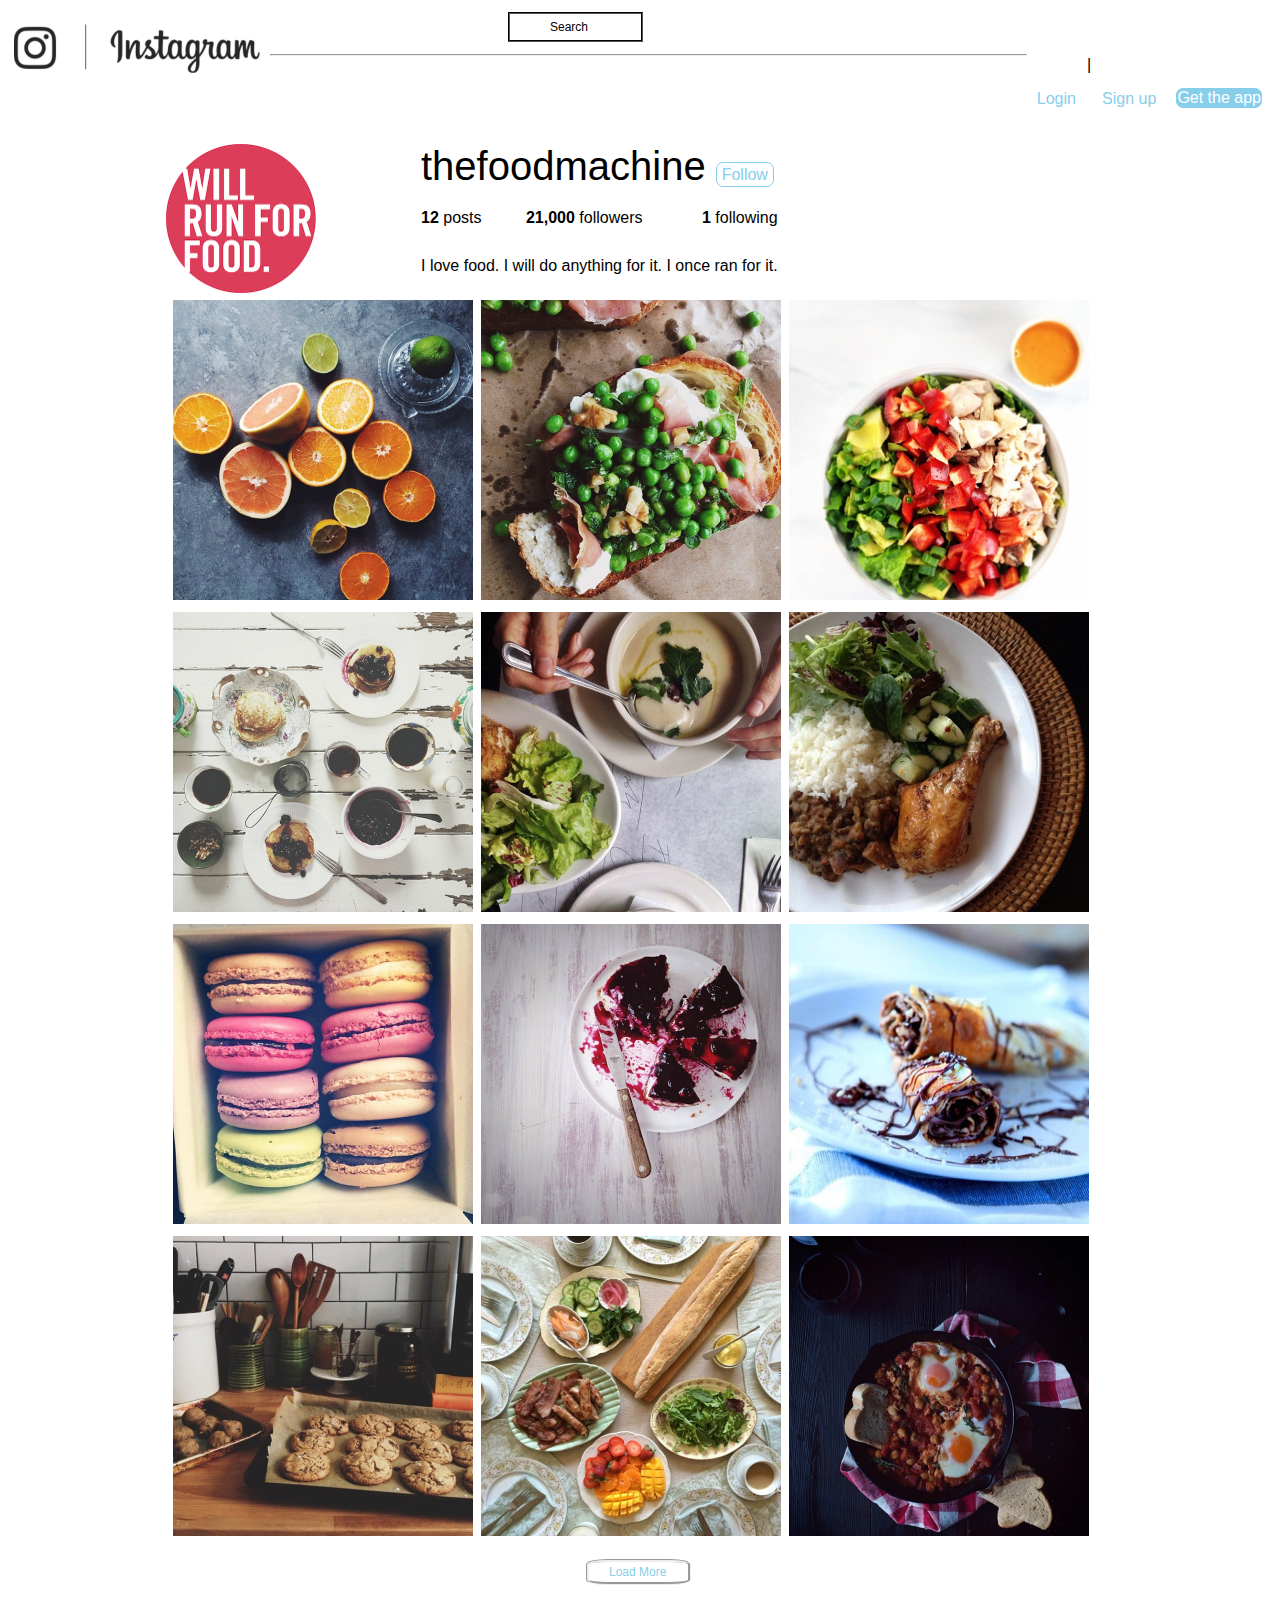
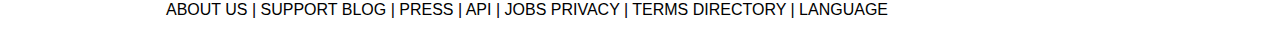
<file: Instagram/index.html>
<!DOCTYPE html>
<html>
<head> 
    <link rel="stylesheet" type="text/css" href="style.css">
    </head>
  <body>
<div id="top-bar">
    <img src="Images/main-logo.png" width="262" height="72" class="alignment" id="instagramlogo"> 
   <p id="search" class="alignment"> Search </p>
   <p class="colortext1" class="alignment" id="app"> Get the app </p>
   <p class="colortext" id="sign-up"> Sign up </p>
   <p id="line"> | </p>
    <p class="colortext" id="login"> Login </p> </div>
      <hr>
    <div style="display: block; float: left; width: 100%;">
    <div style="margin: auto; width: 75%;">
      
      <img src="Images/profile-image.png" width="150" height="149" id="icon">

         <div id="heading">
            <div style="display: inline-block; float: left; width: 100%;">
                <p id="username">thefoodmachine</p>  
                <p id="follow" class="colortext"> Follow </p>
            </div>
            <p class="bio" style="margin-top: 50px;"> 
                <span style="text-align:left;"><b>12</b> posts </span>   
                <span style="text-align:left; margin-left: 40px"><b>21,000</b> followers</span>
                <span style="float:right; text-align:right;"><b>1</b> following</span>
            </p>
            <p class="bio">I love food. I will do anything for it. I once ran for it.</p>
       </div>
   
    
    <table> 
        <tr> 
            <th><img src="Images/12.jpg" width="300" height="300"></th>
            <th><img src="Images/11.jpg" width="300" height="300"></th>
            <th><img src="Images/4.jpg" width="300" height="300"></th>
    </tr>
    <tr> 
        <td><img src="Images/2.jpg" width="300" height="300"> </td>
        <td><img src="Images/7.jpg" width="300" height="300"> </td>
        <td><img src="Images/9.jpg" width="300" height="300"> </td>
    </tr>
    <tr>
        <td><img src="Images/3.jpg" width="300" height="300"></td>
        <td><img src="Images/8.jpg" width="300" height="300"></td>
        <td><img src="Images/6.jpg" width="300" height="300"></td>
        
    <tr> 
        <td><img src="Images/1.jpg" width="300" height="300"> </td>
        <td><img src="Images/10.jpg" width="300" height="300"></td>
        <td><img src="Images/5.jpg" width="300" height="300"></td>
        </tr>
      </table> 
        
    <p class="colortext" id="loadmore"> Load More </p>
            <p> ABOUT US | SUPPORT BLOG |  PRESS | API | JOBS PRIVACY | TERMS  DIRECTORY | LANGUAGE </p>
      
    
    </body>  
</html>
</file>
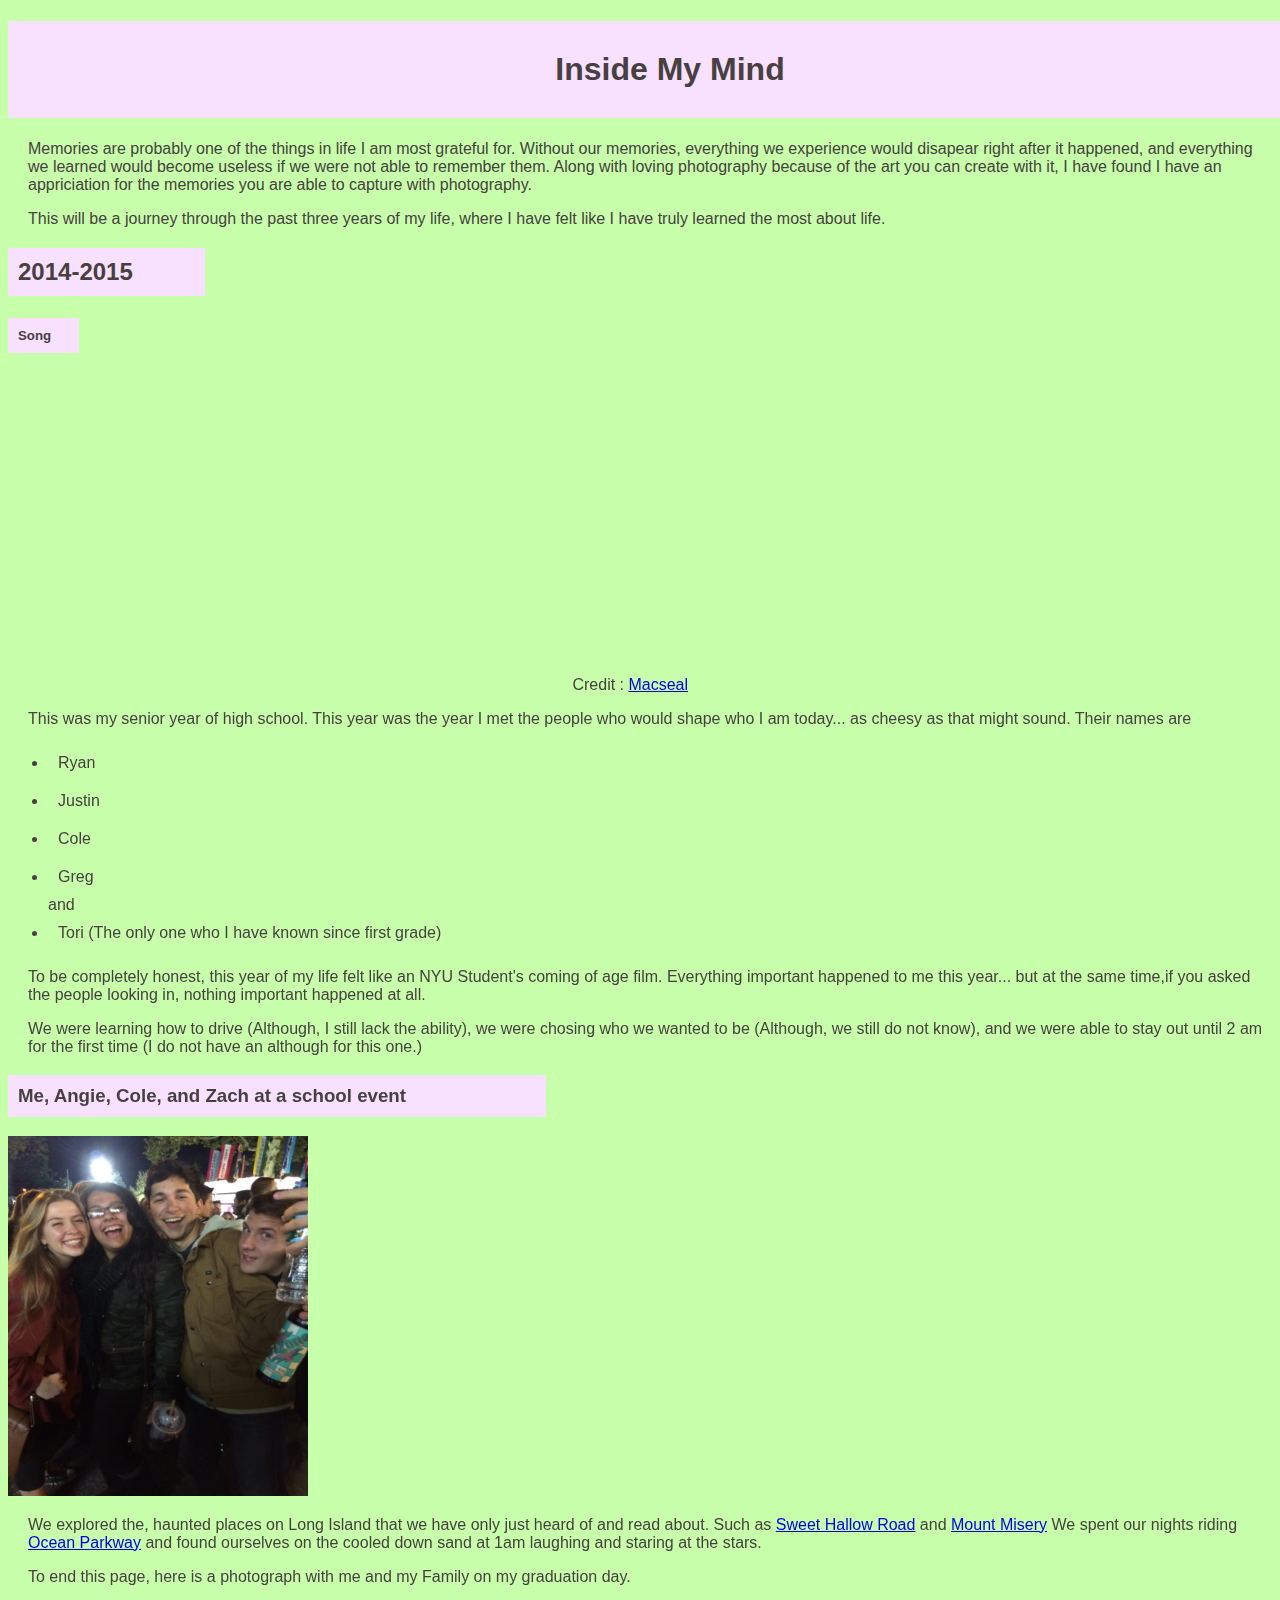
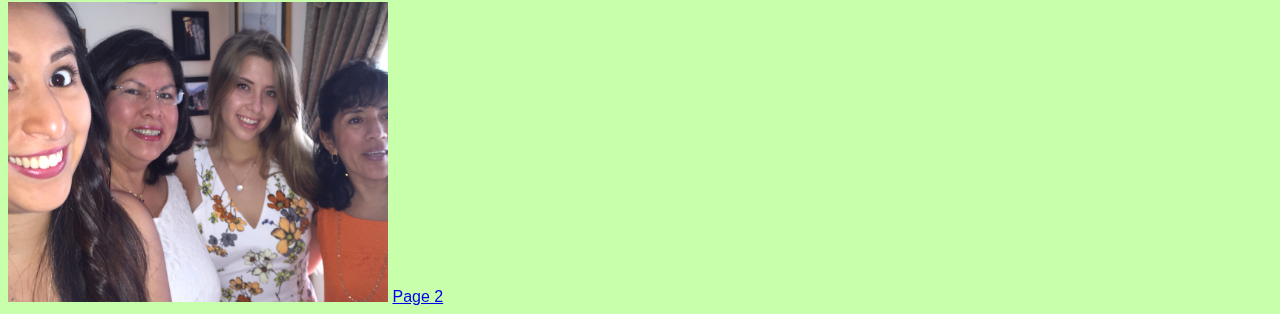
<file: Web/index.html>
<!DOCTYPE html>

<html>
    
    <link href="css/style.css" rel="stylesheet">
<h1>Inside My Mind</h1>

<body>
 <div> 
  
     <p>   Memories are probably one of the things in life I am most grateful for. Without our memories, everything we experience would disapear right after it happened, and everything we learned would become useless if we were not able to remember them. Along with loving photography because of the art you can create with it, I have found I have an appriciation for the memories you are able to capture with photography.</p>

<p> This will be a journey through the past three years of my life, where I have felt like I have truly learned the most about life.</p>
</div>
    
<div>
    <h2>2014-2015</h2>
<h5>Song</h5>
<iframe width="560" height="315" src="https://www.youtube.com/embed/e4YVGf3c5OM" frameborder="0" allowfullscreen></iframe>

Credit : <a href="https://macsealband.bandcamp.com/">Macseal</a>
    </div>
<div>
    <p> This was my senior year of high school. This year was the year I met the people who would shape who I am today... as cheesy as that might sound. Their names are</p>

<ul>
<li>Ryan</li>
<li>Justin</li>
<li>Cole</li>
<li>Greg</li>
and
<li>Tori (The only one who I have known since first grade)</li>
</ul>

<p> To be completely honest, this year of my life felt like an NYU Student's coming of age film.
Everything important happened to me this year... but at the same time,if you asked the people looking in, nothing important happened at all.</p>

<p> We were learning how to drive (Although, I still lack the ability), we were chosing who we wanted to be (Although, we still do not know), and we were able to stay out until 2 am for the first time (I do not have an although for this one.)</p>
    </div>
<div>
    <h3>Me, Angie, Cole, and Zach at a school event</h3>
    <img src="Images/2014Memory.jpg" width="300" height="360">
    
    <p>We explored the, haunted places on Long Island that we have only just heard of and read about. Such as <a href =http://www.liparanormalinvestigators.com/sweethollow.shtml> Sweet Hallow Road</a> and <a href =http://liparanormalinvestigators.com/misery.shtml> Mount Misery</a> We spent our nights riding <a href =https://en.wikipedia.org/wiki/Ocean_Parkway> Ocean Parkway</a> and found ourselves on the cooled down sand at 1am laughing and staring at the stars.</p>
    </div>
    <div>
    <p>To end this page, here is a photograph with me and my Family on my graduation day.</p>
    
    <img src="Images/2014Memory2.JPG" width="380" height="300">
    
        <a href="../Web/Pages/index2.html">Page 2</a> </div>
</body>
</file>
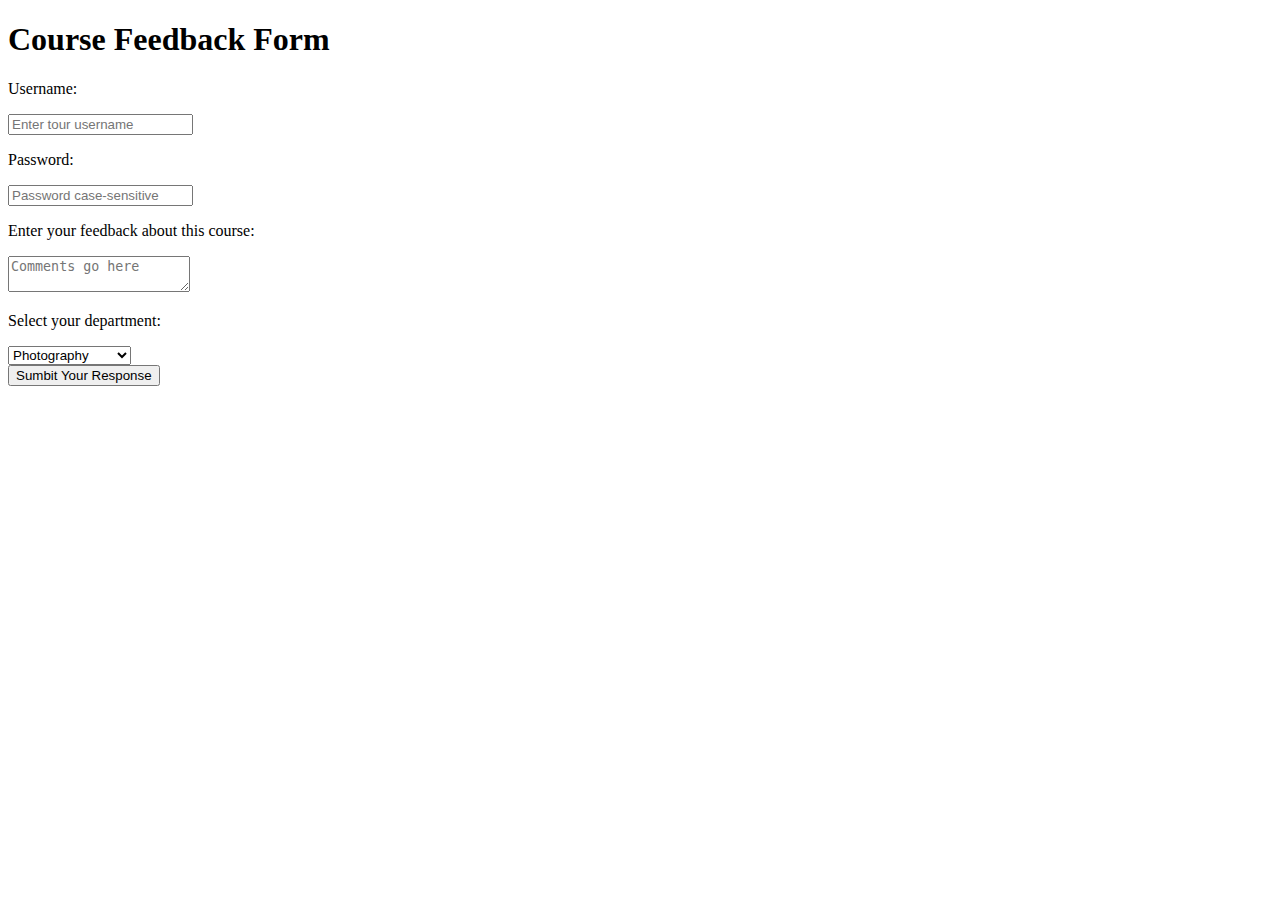
<file: Week Four/index.html>
<!DOCTYPE html>


<html>

<head>
    <title>Learning HTML Forms</title>
</head>

<body>
    <h1>Course Feedback Form</h1>
    
    <form>
    <p>Username:</p>
    <input type="text" placeholder="Enter tour username">
    </form>
    
    <form>
        <p>Password:</p>
       <input type="password" placeholder="Password case-sensitive"> 
    </form>
    
    <form>
        <p>Enter your feedback about this course:</p>
        <textarea placeholder="Comments go here"></textarea>
    </form>
    
    <form>
        <p>Select your department:</p>
        <select>
            <option>Photography</option>
            <option>Textile Design</option>
            <option>Fine Arts</option>
            <option>Accesory Design</option>
        </select>
    </form>
    
    <button>Sumbit Your Response</button>
</body>

</html>
</file>
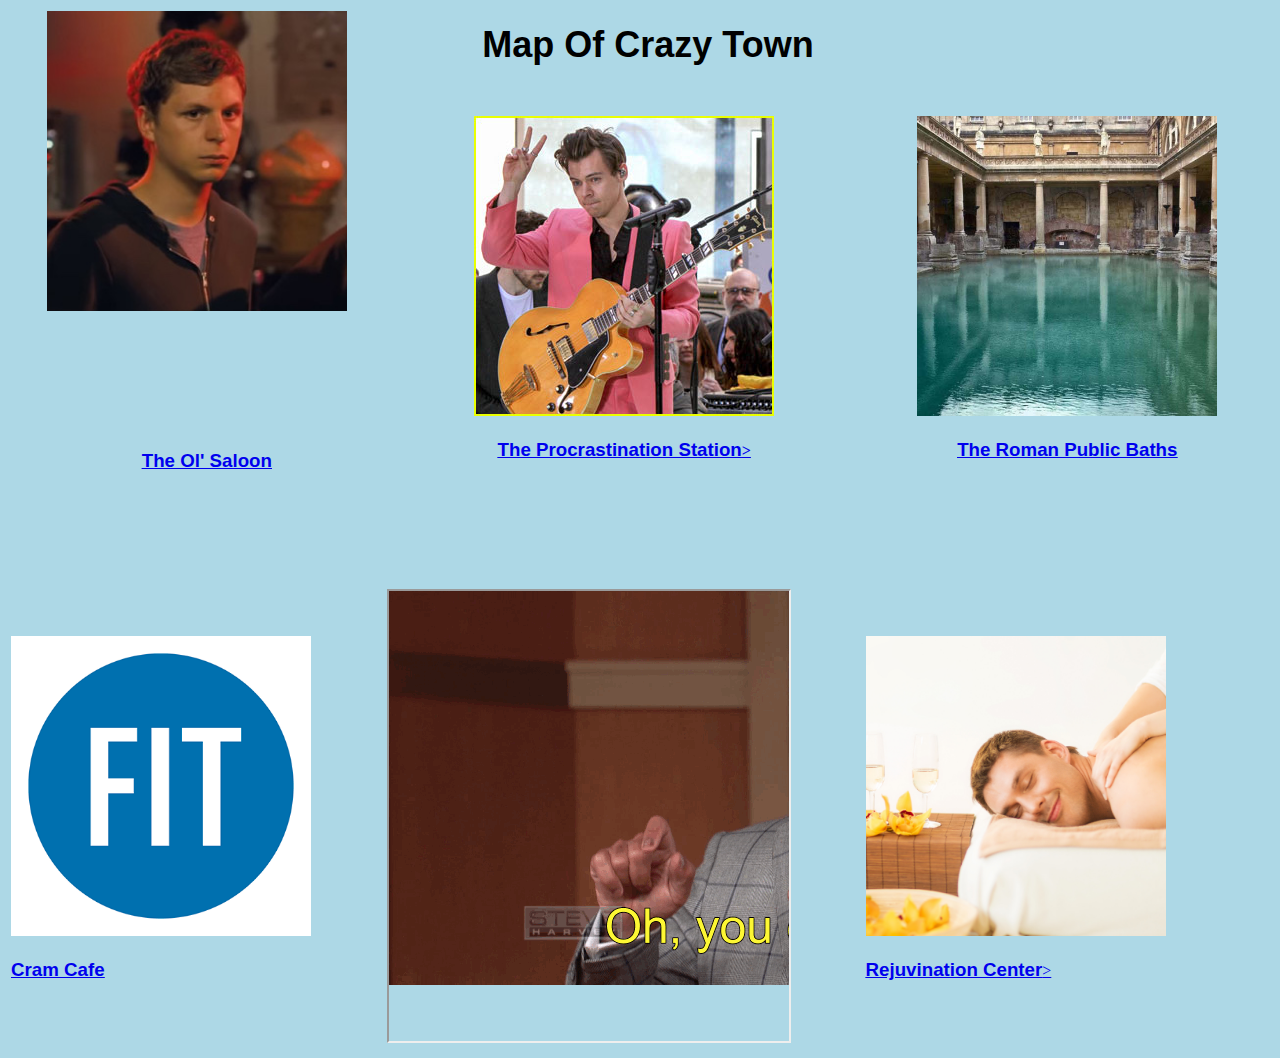
<file: Crazy Town/pages/page2.html>
<!Doctype html>
 <link rel="stylesheet" type="text/css" href="style.css">
<div id="logo">
<h1>Map Of Crazy Town</h1>
</div>
    



<table> 
     <tr> 
         <th><img src="Images/Alphaville.jpg" width="300" height="300"><p>

<div class="dropdown">
            <div class="div1"><a href="http://www.alphavillebk.com"/><h3>The Ol' Saloon</h3></div> 
              <div class="dropdown-content">
              <p>The Ol' Saloon...this is a place where students usually gather after finals. They come here to either celebrate their victories, or to try and forget about what just happened.</p>
    <div class="bottomleft">The Ol' Saloon</div>
    </div></div></th>
        
         <th><img src="Images/Harry.jpg" width="300" height="300">
    <div class="dropdown">
        <a href="https://twitter.com/Harry_Styles"/>
             <h3>The Procrastination Station</h3>
              <div class="dropdown-content">
              <p>Here at The Procrastination Station students go to waste their time for hours on social media. They do this so they can age themselves 10 years when they try to finish their finals 12 hours before it is due.</p>
        </div></div>></th>
         <th><img src="Images/RomanBath.jpg" width="300" height="300">
    <div class="dropdown">
         <a href="https://en.wikipedia.org/wiki/Ancient_Roman_bathing"/>
            
             <h3>The Roman Public Baths</h3>
              <div class="dropdown-content">
              <p>The Roman Public Baths are where students go to cry. The Romans need their public baths filled... so the students volunteer their tears.</p>
        </div></div></th>
    </tr>
    <tr> 
        <td><img src="Images/FIT.png" width="300" height="300">
    <div class="dropdown">
     <a href="http://it.fitnyc.edu/services/computerlabs/"/>
             <h3>Cram Cafe</h3>
              <div class="dropdown-content">
              <p>Cram Cafe is where students gather the night before their finals to keep themselves awake with moral support and caffeine</p>
        </div></div> </td>
        <td><iframe src="Images/crazy.gif" width="400" height="450"></iframe></td>
        <td><img src="Images/Spa.jpg" width="300" height="300">
    <div class="dropdown">
    <a href="https://www.yelp.com/search?cflt=spas&find_loc=Brooklyn%2C+NY"/>    
             <h3>Rejuvination Center</h3>
              <div class="dropdown-content">
              <p>This one is probably self explanitory, but the Rejuvination Center is where students go when they are finally done with all their finals to remove their eye bags and ... shower...</p>
        </div></div>> </td>
        
     </tr>
    </table>
</file>
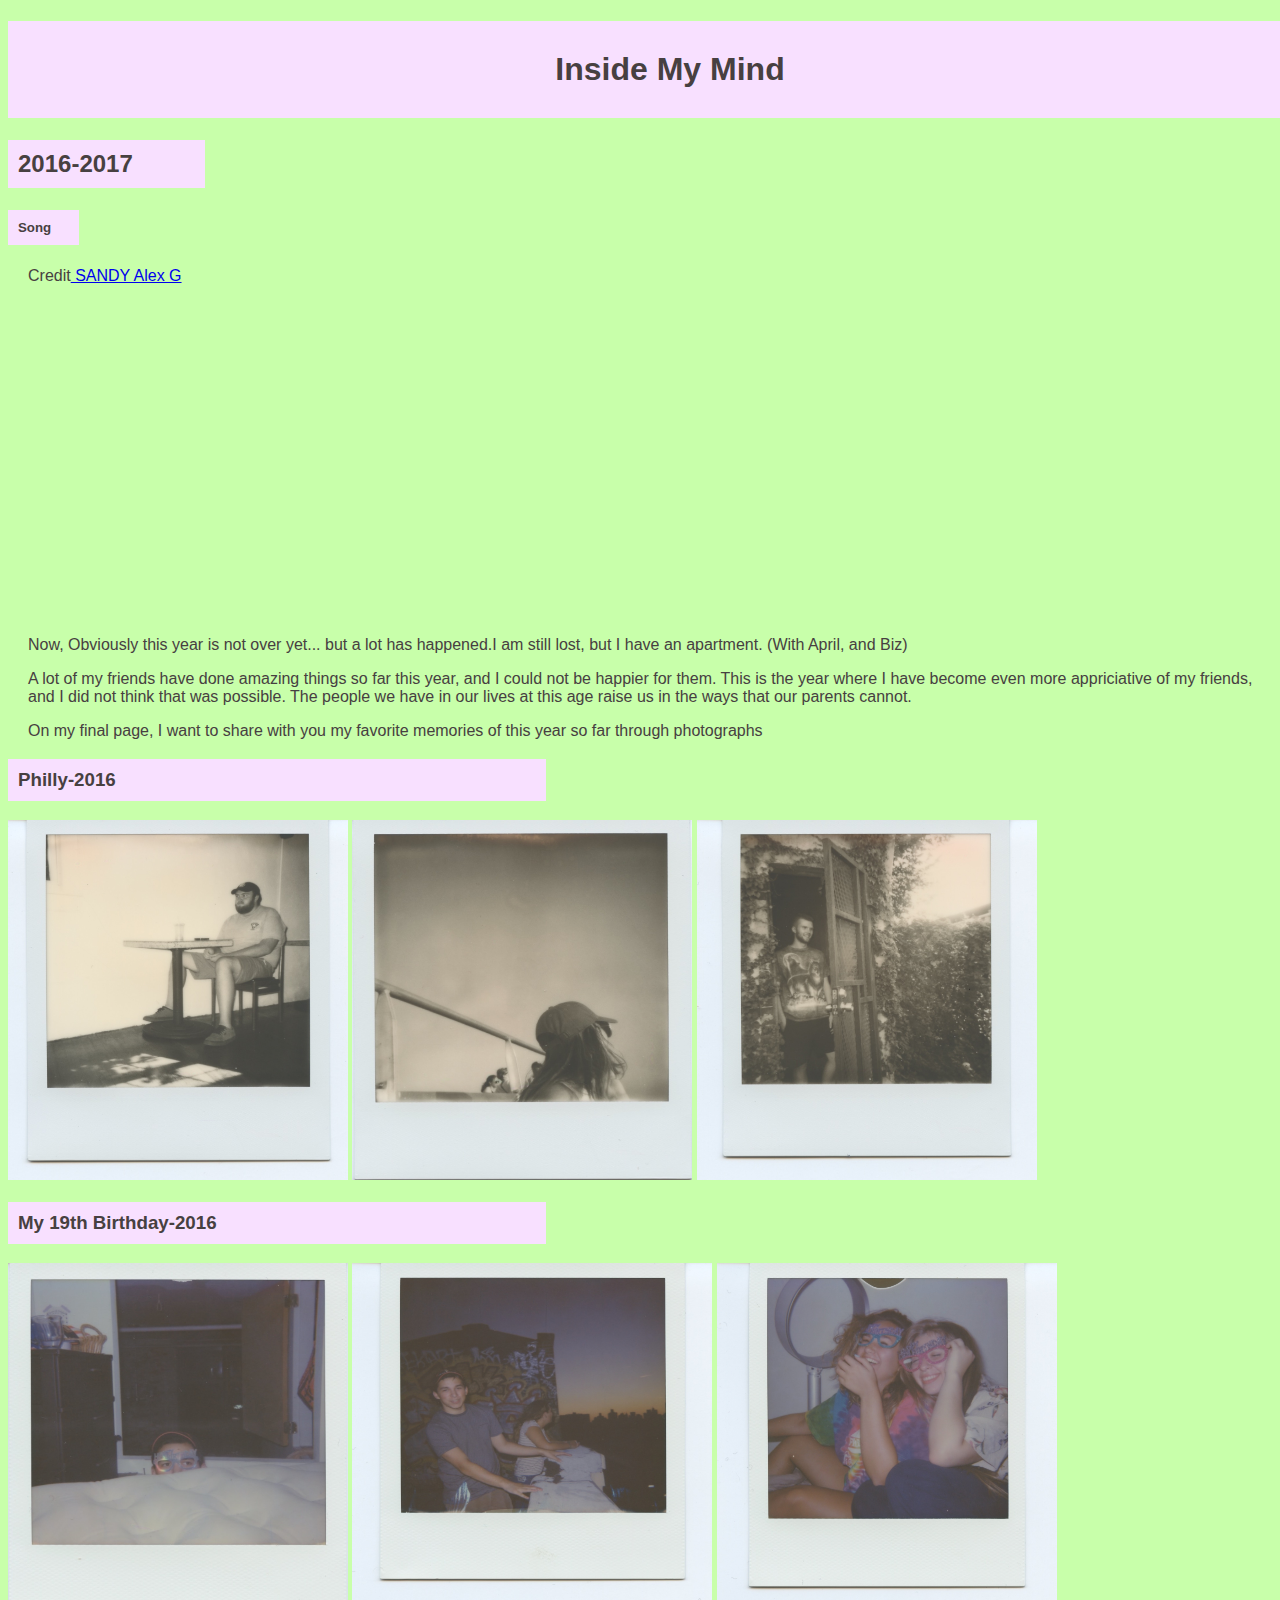
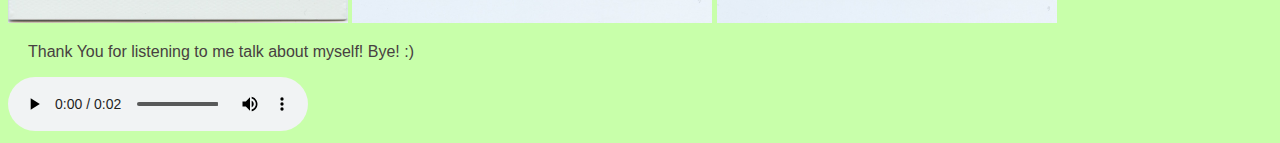
<file: Web/Pages/Index3.html>
<!DOCTYPE html>
<html>
    <link href="../css/style.css" rel="stylesheet">
<h1>Inside My Mind</h1>
<body>
   <div> <h2>2016-2017</h2>
    <h5>Song</h5>
    <p>Credit<a href="https://sandy.bandcamp.com/">  SANDY Alex G</a> </p>
    <iframe width="560" height="315" src="https://www.youtube.com/embed/nPuxLpVus-k" frameborder="0" allowfullscreen></iframe>
    </div>
    <div>
    <p> Now, Obviously this year is not over yet... but a lot has happened.I am still lost, but I have an apartment. (With April, and Biz)</p>
    
    <p>A lot of my friends have done amazing things so far this year, and I could not be happier for them. This is the year where I have become even more appriciative of my friends, and I did not think that was possible. The people we have in our lives at this age raise us in the ways that our parents cannot.</p>
    </div>
    
    <div>
    <p>On my final page, I want to share with you my favorite memories of this year so far through photographs</p>
    
    <h3>Philly-2016</h3>
    <img src="Images/Philly1.jpeg" width="340" height="360">
    <img src="Images/Philly2.jpeg" width="340" height="360">
    <img src="Images/Philly3.jpeg" width="340" height="360">
    
    <h3>My 19th Birthday-2016</h3>
    <img src="Images/Birthday1.jpeg" width="340" height="360">
    <img src="Images/Birthday2.jpeg" width="360" height="360">
    <img src="Images/Birthday3.jpeg" width="340" height="360">
    </div>
    <div>
    <p>Thank You for listening to me talk about myself! Bye! :) </p>
        <audio controls>
  <source src="audio/goodbye.mp3">
    </div>
    </body>
</file>
<file: Instagram/style.css>
.colortext {
    color: skyblue;
}
.colortext1 { color: white; 
}
.colortext2 { color: skyblue;
}
 }
#top-bar{
    display: inline-block;
    width: 100;

}
#search{ border: 2px solid black;
         color: black;
         font-size: 12px ;
         border-style: groove;
         padding-left: 40px;
         padding-right: 3px;
         padding-top: 3px;
         padding-bottom: 3px;
         width: 7%;
         margin-left: 500px;
         line-height: 20px;
         white-space: nowrap;

}

#icon {
    float: left;
    display: inline;
    clear: left;
    margin-right: 100px;
}
#instagramlogo {
    float: left;
}

#app {
    float: right;
    margin: 10px;
    margin-top: 34px;
    border-radius: 7px;
    white-space: nowrap;
    padding: 3px 3pxl;
    color: white;
    border: 1px solid skyblue;
    background-color: skyblue;
}
#line {
    float: right;
    margin: 1px;
    line-height: 20px;
    white-space: nowrap;
}
#login {
    margin: 10px;
    float: right;
    line-height: 70px;
    white-space: nowrap;
}

#sign-up{
    float: right;
    margin: 10px;
    line-height: 70px;
    white-space: nowrap;
}

div {
    background-color: white;
}

P {
  font-family: Helvetica, Arial, Sans-Serif;
}

table, th, td {
   border: 2px solid white;
}

}
table, th, tr, td{
    border: 5px white;
    margin: 10px;
    padding: 7px;
}



}  
#Icon{
    float: left;
    display: inline;
    clear: left;
    margin-right: 100px;
}

#loadmore {
    background-color: white;
    padding: 10px;color: skyblue;
    font-size: 12px ;
    border-style: groove;
    padding-left: 20px;
    padding-right: 70px;
    padding-top: 0px;
    padding-bottom: 0px;
    width: 1%;
    margin-left: 420px;
    line-height: 20px;
    white-space: nowrap;
    border-radius: 20%
    
    
} 
#follow {
    border-style: solid;
    border-width: thin;
    margin-left: 6px;
    margin-bottom: 10px;
    padding-left: 5px;
    padding-right: 5px;
    padding-bottom: 3px;
    padding-top: 3px;
    width: 6%;
    display: inline;
     border-radius: 7px;
}

#username {
    font-size: 40px;
    font-style: normal;
    text-align: center;
    display: inline;
}
#heading{
    float: left;
    display: inline;
    margin-left: 5px;
}
.bio {
    text-align: left;
    margin: 0px;
    margin-top: 15px;
    padding-top: 15px;
    
}
</file>
<file: Web/css/style.css>
.css{
}

body{
    background-color:#c8ffaa;
    color: #474041;
    font-family: Arial, Helvetica, sans-serif;
    
}
h1{
    background-color: #f8e0ff;
    width:100%;
    padding: 20px;
}

p{
    padding-left: 20px
}



li{
    color: #474041;
    padding: 10px;
    margin-right: 10px;

}

h1{
    padding: 30px;
    text-align: center;

}
h2{
    background-color: #f8e0ff;
    width: 14%;
    padding: 10px

}

h5{
    background-color: #f8e0ff;
    width: 4%;
    padding: 10px
}


h3{
     background-color: #f8e0ff;
    width: 41%;
    padding: 10px
}


}
</file>
<file: Crazy Town/pages/style.css>
body {
    background-color: lightblue;
   
}
.dropdown {
    position: relative;
    display: inline-block;
    color: black;
}

.dropdown-content {
    display: none;
    position: absolute;
    background-color: white;
    min-width: 160px;
    box-shadow: 0px 8px 16px 0px rgba(0,0,0,0.2);
    padding: 12px 16px;
    z-index: 1;
    color: black;
}

.dropdown:hover .dropdown-content {
    display: block;
    color: black;

}
#logo{
     position: absolute;
    left: ;
    top: 0%;
    width: 100%;
    text-align: center;
    font-size: 18px;
}

}
#map{ 

    display: inherit;
    margin-left: auto;
    margin-right: auto;
    
    
}

h1 {
    display: inline-block;
    text-align: center;
    font-family: "Helvetica Neue", Helvetica, Arial, sans-serif;
}


h3 {
    text-align: right;
    text-decoration-style: double;
    text-decoration: underline;
    font-family: "Helvetica Neue", Helvetica, Arial, sans-serif;
}
.div1 {
    float: left;
    width: 150px;
    height: 50px;
    margin: 100px;
    display: inline;
    
}
}

table, th, td {
   border: 2px solid white;
}
}
table, th, tr, td{
    border: 5px white;
    margin: 10px;
    padding: 7px;
}

button{
    height:20px; 
    width:100px; 
    margin: -20px -50px; 
    position:relative;
    top:50%; 
    left:50%;
    border-bottom-left-radius: 75%;
    border-bottom-right-radius: 75%;
    border-bottom-style:groove;
    border-top-left-radius: 75%;
    border-top-right-radius: 75%;
}

h2 {
    display: inline-block;
    text-align: center;
    font-family: "Helvetica Neue", Helvetica, Arial, sans-serif;
}
}
#CrazyTown{

position: absolute;
    left: ;
    top: 0%;
    width: 100%;
    text-align: center;
    font-size: 18px;
}
}
h3  {display:;
    text-align: center;
    font-family: "Helvetica Neue", Helvetica, Arial, sans-serif;
    margin-left: 100px;
    padding-left:  100px;
}
}
#Welcome {position: absolute;
    left: ;
    top: 0%;
    width: 100%;
    text-align:right;
    font-size: 18px;}
</file>
